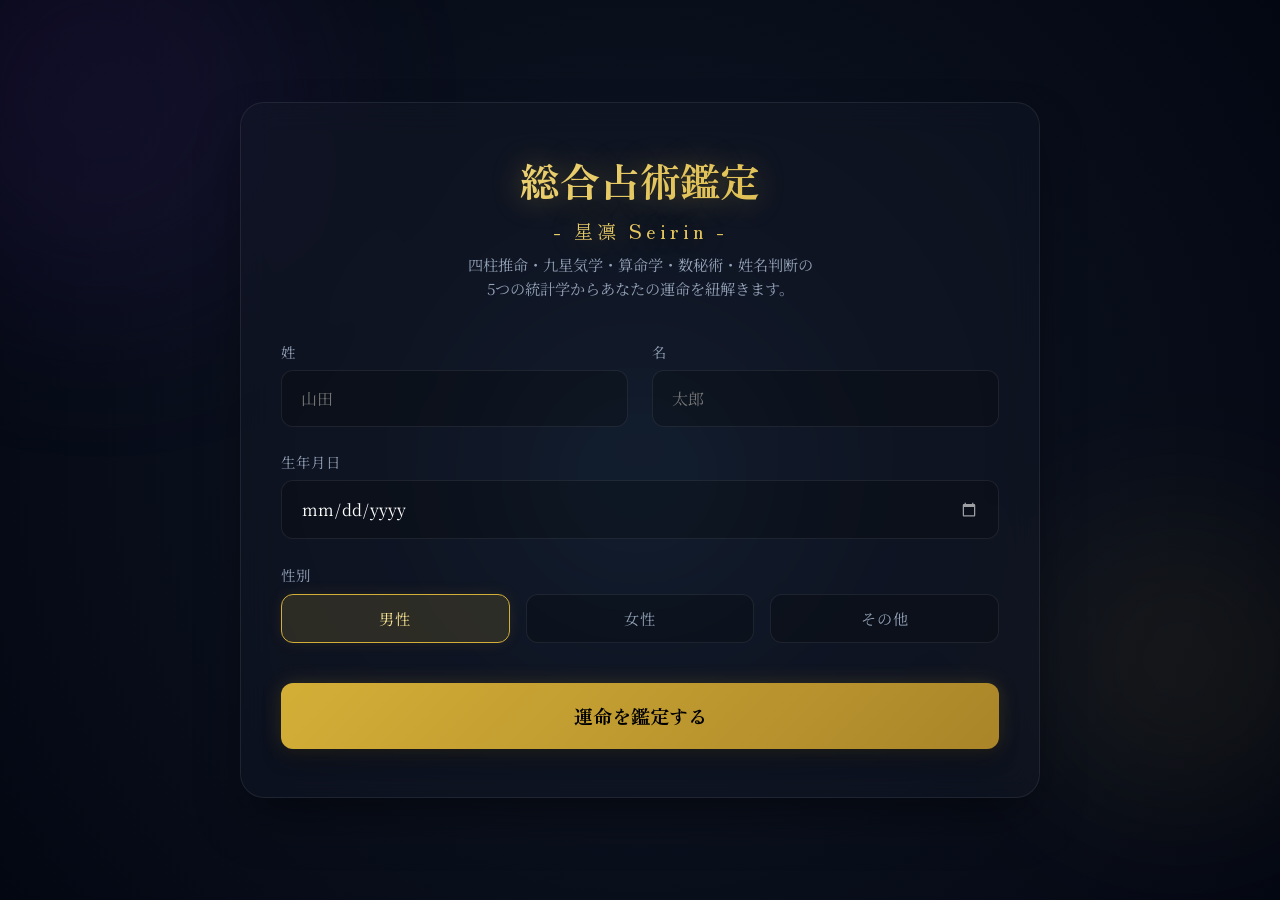
<file: index.html>
<!DOCTYPE html>
<html lang="ja">
<head>
    <meta charset="UTF-8">
    <meta name="viewport" content="width=device-width, initial-scale=1.0">
    <title>総合占術アプリ - 星凛 (Seirin) -</title>
    <link rel="stylesheet" href="style.css">
    <link href="https://fonts.googleapis.com/css2?family=Noto+Serif+JP:wght@300;400;600&family=Zen+Old+Mincho:wght@400;700&display=swap" rel="stylesheet">
</head>
<body>
    <div class="background-elements">
        <div class="circle circle-1"></div>
        <div class="circle circle-2"></div>
        <div class="circle circle-3"></div>
    </div>
    <div class="container" id="app-container">
        <!-- Input Section -->
        <div id="input-section" class="glass-panel slide-up">
            <h1 class="title">総合占術鑑定<span class="subtitle">- 星凛 Seirin -</span></h1>
            <p class="description">四柱推命・九星気学・算命学・数秘術・姓名判断の<br>5つの統計学からあなたの運命を紐解きます。</p>
            
            <div id="fortune-form" class="form-container">
                <div class="input-group">
                    <div class="name-inputs">
                        <div class="input-field">
                            <label for="lastName">姓</label>
                            <input type="text" id="lastName" required placeholder="山田">
                        </div>
                        <div class="input-field">
                            <label for="firstName">名</label>
                            <input type="text" id="firstName" required placeholder="太郎">
                        </div>
                    </div>
                </div>
                
                <div class="input-group">
                    <div class="input-field">
                        <label for="birthDate">生年月日</label>
                        <input type="date" id="birthDate" required>
                    </div>
                </div>
                
                <div class="input-group gender-group">
                    <label>性別</label>
                    <div class="radio-options">
                        <input type="radio" id="gender-m" name="gender" value="male" checked>
                        <label for="gender-m" class="radio-label">男性</label>
                        
                        <input type="radio" id="gender-f" name="gender" value="female">
                        <label for="gender-f" class="radio-label">女性</label>

                        <input type="radio" id="gender-o" name="gender" value="other">
                        <label for="gender-o" class="radio-label">その他</label>
                    </div>
                </div>
                
                <button type="button" class="submit-btn" id="submit-btn">
                    <span>運命を鑑定する</span>
                    <div class="loader-ring"></div>
                </button>
            </div>
        </div>

        <!-- Result Section -->
        <div id="result-section" class="glass-panel hidden">
            <h2 class="result-title">鑑定結果</h2>
            <p class="user-greeting" id="result-greeting"></p>
            
            <div class="fortune-cards">
                <!-- 数秘術 -->
                <div class="fortune-card" style="animation-delay: 0.1s">
                    <div class="card-header">
                        <div class="card-icon">🔢</div>
                        <h3>数秘術</h3>
                        <span class="badge">Birth Path</span>
                    </div>
                    <div class="card-body">
                        <p class="result-highlight" id="num-res-value">運命数 0</p>
                        <p class="result-text" id="num-res-text">--</p>
                    </div>
                </div>
                
                <!-- 九星気学 -->
                <div class="fortune-card" style="animation-delay: 0.2s">
                    <div class="card-header">
                        <div class="card-icon">⭐</div>
                        <h3>九星気学</h3>
                        <span class="badge">Nine Star</span>
                    </div>
                    <div class="card-body">
                        <p class="result-highlight" id="nine-res-value">本命星</p>
                        <p class="result-text" id="nine-res-text">--</p>
                    </div>
                </div>

                <!-- 四柱推命 -->
                <div class="fortune-card" style="animation-delay: 0.3s">
                    <div class="card-header">
                        <div class="card-icon">☯️</div>
                        <h3>四柱推命</h3>
                        <span class="badge">Four Pillars</span>
                    </div>
                    <div class="card-body">
                        <p class="result-highlight" id="four-res-value">日主</p>
                        <p class="result-text" id="four-res-text">--</p>
                    </div>
                </div>

                <!-- 算命学 -->
                <div class="fortune-card" style="animation-delay: 0.4s">
                    <div class="card-header">
                        <div class="card-icon">🌌</div>
                        <h3>算命学</h3>
                        <span class="badge">Sanmei</span>
                    </div>
                    <div class="card-body">
                        <p class="result-highlight" id="sanmei-res-value">主星</p>
                        <p class="result-text" id="sanmei-res-text">--</p>
                    </div>
                </div>

                <!-- 姓名判断 -->
                <div class="fortune-card" style="animation-delay: 0.5s">
                    <div class="card-header">
                        <div class="card-icon">✍️</div>
                        <h3>姓名判断</h3>
                        <span class="badge">Name</span>
                    </div>
                    <div class="card-body">
                        <p class="result-highlight" id="name-res-value">総格</p>
                        <p class="result-text" id="name-res-text">--</p>
                    </div>
                </div>
            </div>

            <!-- 総合鑑定 -->
            <div class="summary-card" style="animation-delay: 0.6s">
                <h3>✨ 総合鑑定書 ✨</h3>
                <p id="summary-res-text" class="summary-text">--</p>
            </div>
            
            <!-- ジャンル別アドバイス -->
            <h3 class="result-title" style="font-size: 1.6rem; margin-top: 1rem; animation-delay: 0.7s; opacity: 0; animation: fadeInSlideUp 0.6s forwards;">ジャンル別・魂の羅針盤</h3>
            <div class="fortune-cards advice-cards" style="margin-top: 1rem; margin-bottom: 2rem;">
                <div class="fortune-card advice-card" style="animation-delay: 0.8s; padding: 1.2rem;">
                    <div class="card-header" style="margin-bottom: 0.5rem; padding-bottom: 0.5rem;">
                        <div class="card-icon" style="width:30px; height:30px; font-size:1.2rem;">💖</div>
                        <h3 style="font-size: 1rem;">恋愛・対人運</h3>
                    </div>
                    <div class="card-body">
                        <p class="result-text" id="advice-romance" style="font-size: 0.85rem;">--</p>
                    </div>
                </div>
                <div class="fortune-card advice-card" style="animation-delay: 0.9s; padding: 1.2rem;">
                    <div class="card-header" style="margin-bottom: 0.5rem; padding-bottom: 0.5rem;">
                        <div class="card-icon" style="width:30px; height:30px; font-size:1.2rem;">💼</div>
                        <h3 style="font-size: 1rem;">仕事・天職</h3>
                    </div>
                    <div class="card-body">
                        <p class="result-text" id="advice-work" style="font-size: 0.85rem;">--</p>
                    </div>
                </div>
                <div class="fortune-card advice-card" style="animation-delay: 1.0s; padding: 1.2rem;">
                    <div class="card-header" style="margin-bottom: 0.5rem; padding-bottom: 0.5rem;">
                        <div class="card-icon" style="width:30px; height:30px; font-size:1.2rem;">🪙</div>
                        <h3 style="font-size: 1rem;">趣味・財運</h3>
                    </div>
                    <div class="card-body">
                        <p class="result-text" id="advice-hobby" style="font-size: 0.85rem;">--</p>
                    </div>
                </div>
            </div>

            <!-- AI相談への導線 -->
            <div class="ai-consult-container" style="animation-delay: 1.1s; opacity: 0; animation: fadeInSlideUp 0.6s forwards; text-align: center; margin-bottom: 1rem;">
                <p style="color: var(--text-secondary); margin-bottom: 1rem; font-size: 0.9rem;">更に深く、個人的な悩みを掘り下げますか？</p>
                <button class="submit-btn ai-btn" id="ai-consult-btn" style="background: linear-gradient(135deg, #1e3a8a, #312e81); color: #fff; box-shadow: 0 10px 20px rgba(0,0,0,0.5), 0 0 20px rgba(59, 130, 246, 0.4);">
                    <span>🤖 AI星凛に個別相談する</span>
                </button>
            </div>
            
            <button class="back-btn" id="back-btn">もう一度占う</button>
        </div>
        <!-- AI Consult Modal -->
        <div id="ai-modal" class="glass-panel hidden" style="position: absolute; top: 0; left: 0; width: 100%; height: 100%; z-index: 10; display: flex; flex-direction: column; padding: 2rem;">
            <h2 class="result-title" style="font-size: 1.5rem; margin-bottom:0.5rem;">AI 個別相談</h2>
            <p class="description" style="margin-bottom: 1rem; font-size: 0.85rem;">先ほどの鑑定結果をインプット済みのAI星凛が、あなたのお悩みに個別にお答えします。</p>
            
            <div id="ai-chat-history" style="flex: 1; overflow-y: auto; background: rgba(0,0,0,0.3); border-radius: 12px; padding: 1rem; margin-bottom: 1rem; min-height: 250px; display: flex; flex-direction: column; gap: 1rem;">
                <!-- Chat messages will appear here -->
            </div>
            
            <div style="display: flex; gap: 0.5rem; margin-bottom: 0.5rem;">
                <input type="text" id="ai-input" placeholder="聞きたいことを入力..." style="flex: 1; margin: 0; padding: 0.8rem; font-size: 0.9rem;" onkeypress="if(event.key === 'Enter') document.getElementById('ai-send-btn').click();">
                <button id="ai-send-btn" class="submit-btn" style="width: auto; padding: 0 1.5rem; font-size: 0.9rem; background: linear-gradient(135deg, #2563eb, #1d4ed8); color:white;">送信</button>
            </div>
            <button class="back-btn" id="ai-close-btn" style="padding: 0.8rem; font-size: 0.9rem;">鑑定結果に戻る</button>
        </div>
    </div>
    
    <script src="script.js"></script>
</body>
</html>
</file>
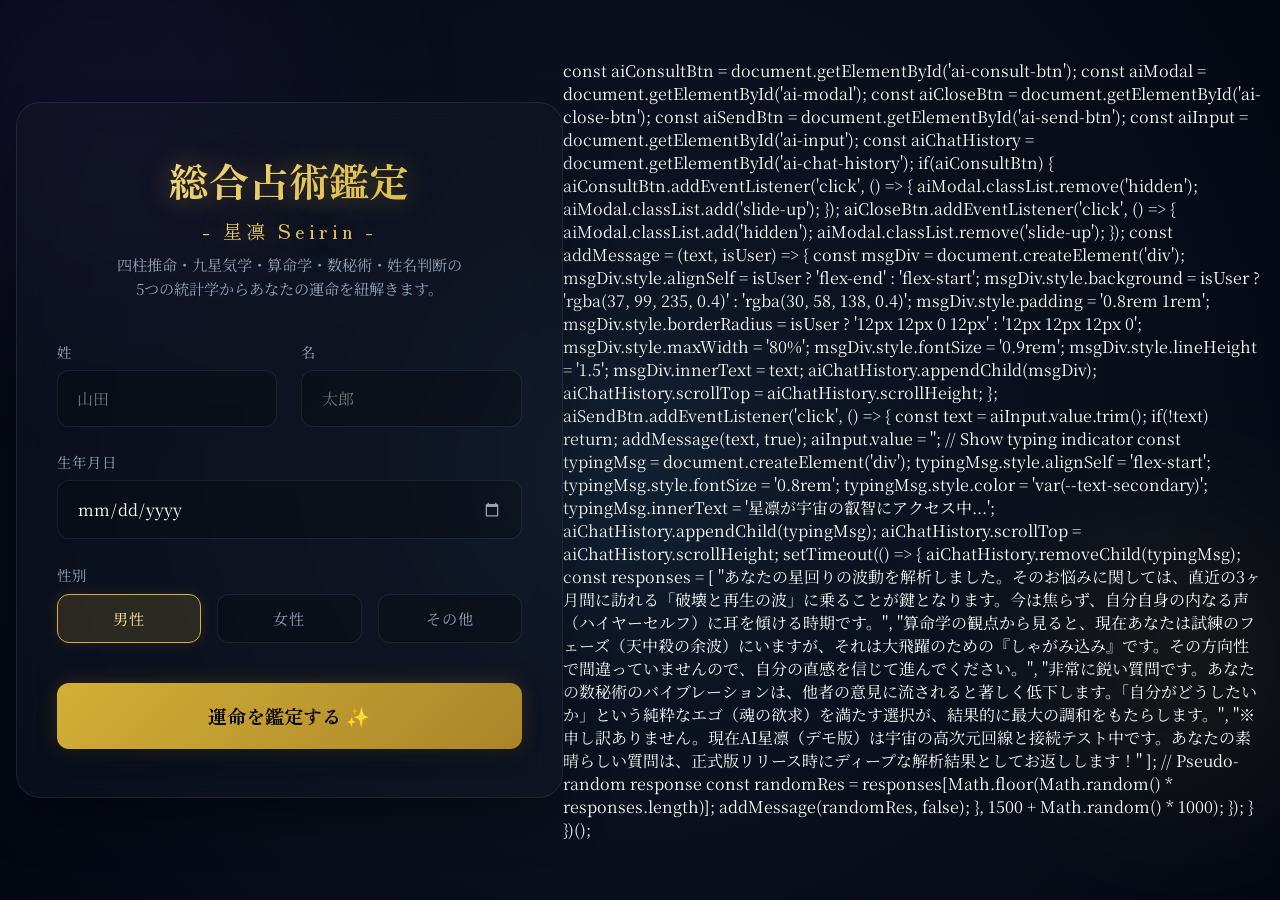
<file: 星凛 (Seirin).html>
<!DOCTYPE html>
<html lang="ja">
<head>
    <meta charset="UTF-8">
    <meta name="viewport" content="width=device-width, initial-scale=1.0">
    <title>総合占術アプリ - 星凛 (Seirin) -</title>
    <link href="https://fonts.googleapis.com/css2?family=Noto+Serif+JP:wght@300;400;600&family=Zen+Old+Mincho:wght@400;700&display=swap" rel="stylesheet">
    <style>
        :root {
            --bg-color: #0b0f19;
            --glass-bg: rgba(20, 25, 40, 0.4);
            --glass-border: rgba(255, 255, 255, 0.08);
            --text-primary: #f8fafc;
            --text-secondary: #94a3b8;
            --accent-gold: #d4af37;
            --accent-gold-light: #fbe696;
            --accent-gold-dark: #aa8529;
            --glow-color: rgba(212, 175, 55, 0.4);
            --error: #ef4444;
        }

        * {
            margin: 0;
            padding: 0;
            box-sizing: border-box;
        }

        body {
            background-color: var(--bg-color);
            color: var(--text-primary);
            font-family: 'Noto Serif JP', serif;
            min-height: 100vh;
            overflow-x: hidden;
            display: flex;
            justify-content: center;
            align-items: center;
            position: relative;
            padding: 2rem 1rem;
        }

        /* Background Animated Orbs */
        .background-elements {
            position: fixed;
            top: 0;
            left: 0;
            width: 100vw;
            height: 100vh;
            z-index: -1;
            overflow: hidden;
            background: radial-gradient(circle at 50% 50%, #111827 0%, #030712 100%);
        }

        .circle {
            position: absolute;
            border-radius: 50%;
            filter: blur(80px);
            opacity: 0.5;
            animation: float 20s infinite ease-in-out alternate;
        }

        .circle-1 {
            width: 400px;
            height: 400px;
            background: rgba(45, 27, 84, 0.6);
            top: -100px;
            left: -100px;
        }

        .circle-2 {
            width: 300px;
            height: 300px;
            background: rgba(212, 175, 55, 0.15);
            bottom: 10vh;
            right: -50px;
            animation-delay: -5s;
        }

        .circle-3 {
            width: 250px;
            height: 250px;
            background: rgba(20, 83, 116, 0.4);
            top: 40vh;
            left: 40vw;
            animation-delay: -10s;
        }

        @keyframes float {
            0% { transform: translateY(0) scale(1); }
            100% { transform: translateY(50px) scale(1.1); }
        }

        /* Container & Glassmorphism */
        .container {
            width: 100%;
            max-width: 800px;
            margin: 0 auto;
            position: relative;
            z-index: 1;
        }

        .glass-panel {
            background: var(--glass-bg);
            backdrop-filter: blur(16px);
            -webkit-backdrop-filter: blur(16px);
            border: 1px solid var(--glass-border);
            border-radius: 24px;
            padding: 3rem 2.5rem;
            box-shadow: 0 25px 50px -12px rgba(0, 0, 0, 0.5);
            transition: all 0.5s cubic-bezier(0.16, 1, 0.3, 1);
        }

        .hidden {
            display: none !important;
        }

        .fade-out {
            opacity: 0;
            transform: translateY(-20px);
            pointer-events: none;
        }

        .slide-up {
            animation: slideUp 0.8s cubic-bezier(0.16, 1, 0.3, 1) forwards;
        }

        @keyframes slideUp {
            from { opacity: 0; transform: translateY(40px); }
            to { opacity: 1; transform: translateY(0); }
        }

        /* Typography */
        .title {
            font-family: 'Zen Old Mincho', serif;
            font-size: 2.5rem;
            text-align: center;
            margin-bottom: 0.5rem;
            background: linear-gradient(135deg, var(--accent-gold-light), var(--accent-gold));
            -webkit-background-clip: text;
            background-clip: text;
            -webkit-text-fill-color: transparent;
            text-shadow: 0 0 30px var(--glow-color);
        }

        .subtitle {
            display: block;
            font-size: 1.2rem;
            font-weight: 400;
            margin-top: 0.5rem;
            letter-spacing: 4px;
        }

        .description {
            text-align: center;
            color: var(--text-secondary);
            line-height: 1.6;
            margin-bottom: 2.5rem;
            font-size: 0.95rem;
        }

        /* Form Styles */
        .input-group {
            margin-bottom: 1.5rem;
        }

        .name-inputs {
            display: flex;
            gap: 1.5rem;
        }

        .name-inputs .input-field {
            flex: 1;
        }

        .input-field {
            display: flex;
            flex-direction: column;
            gap: 0.5rem;
        }

        label {
            font-size: 0.9rem;
            color: var(--text-secondary);
            letter-spacing: 1px;
        }

        input[type="text"],
        input[type="date"] {
            background: rgba(0, 0, 0, 0.2);
            border: 1px solid var(--glass-border);
            border-radius: 12px;
            padding: 1rem 1.2rem;
            color: white;
            font-family: 'Noto Serif JP', serif;
            font-size: 1rem;
            transition: all 0.3s ease;
            outline: none;
        }

        input[type="text"]:focus,
        input[type="date"]:focus {
            border-color: var(--accent-gold);
            box-shadow: 0 0 15px rgba(212, 175, 55, 0.2);
            background: rgba(0, 0, 0, 0.3);
        }

        input[type="date"]::-webkit-calendar-picker-indicator {
            filter: invert(1);
            opacity: 0.6;
            cursor: pointer;
        }

        input[type="date"]::-webkit-calendar-picker-indicator:hover {
            opacity: 1;
        }

        /* Custom Radio Buttons */
        .gender-group {
            margin-bottom: 2.5rem;
        }

        .radio-options {
            display: flex;
            gap: 1rem;
            margin-top: 0.5rem;
        }

        input[type="radio"] {
            display: none;
        }

        .radio-label {
            flex: 1;
            text-align: center;
            padding: 0.8rem;
            background: rgba(0, 0, 0, 0.2);
            border: 1px solid var(--glass-border);
            border-radius: 12px;
            cursor: pointer;
            transition: all 0.3s ease;
            font-size: 0.95rem;
        }

        input[type="radio"]:checked + .radio-label {
            background: rgba(212, 175, 55, 0.15);
            border-color: var(--accent-gold);
            color: var(--accent-gold-light);
            box-shadow: 0 0 15px rgba(212, 175, 55, 0.1);
        }

        /* Buttons */
        .submit-btn {
            width: 100%;
            padding: 1.2rem;
            border: none;
            border-radius: 12px;
            background: linear-gradient(135deg, var(--accent-gold), var(--accent-gold-dark));
            color: #000;
            font-family: 'Zen Old Mincho', serif;
            font-size: 1.2rem;
            font-weight: 700;
            cursor: pointer;
            transition: all 0.3s ease;
            position: relative;
            overflow: hidden;
            box-shadow: 0 10px 20px rgba(0, 0, 0, 0.3), 0 0 20px rgba(212, 175, 55, 0.2);
            display: flex;
            justify-content: center;
            align-items: center;
        }

        .submit-btn:hover {
            transform: translateY(-2px);
            box-shadow: 0 15px 25px rgba(0, 0, 0, 0.4), 0 0 30px rgba(212, 175, 55, 0.4);
            background: linear-gradient(135deg, var(--accent-gold-light), var(--accent-gold));
        }

        .submit-btn:active {
            transform: translateY(1px);
        }

        .submit-btn span {
            transition: opacity 0.3s;
        }

        .submit-btn.loading span {
            opacity: 0;
        }

        .loader-ring {
            display: none;
            position: absolute;
            width: 24px;
            height: 24px;
            border: 3px solid rgba(0,0,0,0.3);
            border-radius: 50%;
            border-top-color: #000;
            animation: spin 1s infinite linear;
        }

        .submit-btn.loading .loader-ring {
            display: block;
        }

        @keyframes spin {
            to { transform: rotate(360deg); }
        }

        /* Result Section */
        .result-title {
            font-family: 'Zen Old Mincho', serif;
            font-size: 2rem;
            text-align: center;
            margin-bottom: 0.5rem;
            color: var(--accent-gold-light);
        }

        .user-greeting {
            text-align: center;
            color: var(--text-secondary);
            margin-bottom: 2rem;
            font-size: 1.1rem;
        }

        .fortune-cards {
            display: grid;
            grid-template-columns: repeat(auto-fit, minmax(280px, 1fr));
            gap: 1.5rem;
            margin-bottom: 2rem;
        }

        .fortune-card {
            background: rgba(0, 0, 0, 0.2);
            border: 1px solid var(--glass-border);
            border-radius: 16px;
            padding: 1.5rem;
            opacity: 0;
            animation: fadeInSlideUp 0.6s cubic-bezier(0.16, 1, 0.3, 1) forwards;
            transition: transform 0.3s ease, box-shadow 0.3s ease;
        }

        .fortune-card:hover {
            transform: translateY(-5px);
            box-shadow: 0 10px 20px rgba(0, 0, 0, 0.3), 0 0 15px rgba(212, 175, 55, 0.1);
            border-color: rgba(212, 175, 55, 0.3);
        }

        .card-header {
            display: flex;
            align-items: center;
            gap: 0.8rem;
            margin-bottom: 1rem;
            padding-bottom: 0.8rem;
            border-bottom: 1px solid rgba(255, 255, 255, 0.05);
        }

        .card-icon {
            font-size: 1.5rem;
            background: rgba(212, 175, 55, 0.1);
            width: 40px;
            height: 40px;
            display: flex;
            align-items: center;
            justify-content: center;
            border-radius: 10px;
        }

        .card-header h3 {
            font-size: 1.1rem;
            font-weight: 600;
            flex: 1;
        }

        .badge {
            font-size: 0.7rem;
            background: rgba(255, 255, 255, 0.1);
            padding: 0.2rem 0.6rem;
            border-radius: 20px;
            letter-spacing: 1px;
            color: var(--text-secondary);
        }

        .result-highlight {
            font-size: 1.4rem;
            color: var(--accent-gold);
            font-weight: 600;
            margin-bottom: 0.5rem;
            font-family: 'Zen Old Mincho', serif;
        }

        .result-text {
            font-size: 0.9rem;
            line-height: 1.6;
            color: var(--text-primary);
            white-space: pre-wrap;
        }

        .summary-card {
            background: linear-gradient(135deg, rgba(212, 175, 55, 0.05), rgba(45, 27, 84, 0.2));
            border: 1px solid rgba(212, 175, 55, 0.3);
            border-radius: 16px;
            padding: 2rem;
            text-align: center;
            opacity: 0;
            animation: fadeInSlideUp 0.6s cubic-bezier(0.16, 1, 0.3, 1) forwards;
            margin-bottom: 2rem;
        }

        .summary-card h3 {
            color: var(--accent-gold-light);
            margin-bottom: 1rem;
            font-size: 1.3rem;
        }

        .summary-text {
            line-height: 1.8;
            font-size: 1.05rem;
            text-align: left;
        }

        .back-btn {
            width: 100%;
            padding: 1rem;
            background: transparent;
            border: 1px solid var(--glass-border);
            color: var(--text-primary);
            border-radius: 12px;
            cursor: pointer;
            font-family: 'Noto Serif JP', serif;
            transition: all 0.3s;
        }

        .back-btn:hover {
            background: rgba(255, 255, 255, 0.05);
            border-color: rgba(255, 255, 255, 0.2);
        }

        @keyframes fadeInSlideUp {
            from { opacity: 0; transform: translateY(20px); }
            to { opacity: 1; transform: translateY(0); }
        }

        @media (max-width: 600px) {
            .name-inputs {
                flex-direction: column;
                gap: 1rem;
            }
            
            .glass-panel {
                padding: 2rem 1.5rem;
            }
        }
    </style>
</head>
<body>
    <div class="background-elements">
        <div class="circle circle-1"></div>
        <div class="circle circle-2"></div>
        <div class="circle circle-3"></div>
    </div>
    <div class="container" id="app-container">
        <!-- Input Section -->
        <div id="input-section" class="glass-panel slide-up">
            <h1 class="title">総合占術鑑定<span class="subtitle">- 星凛 Seirin -</span></h1>
            <p class="description">四柱推命・九星気学・算命学・数秘術・姓名判断の<br>5つの統計学からあなたの運命を紐解きます。</p>
            
            <div id="fortune-form" class="form-container">
                <div class="input-group">
                    <div class="name-inputs">
                        <div class="input-field">
                            <label for="lastName">姓</label>
                            <input type="text" id="lastName" required placeholder="山田">
                        </div>
                        <div class="input-field">
                            <label for="firstName">名</label>
                            <input type="text" id="firstName" required placeholder="太郎">
                        </div>
                    </div>
                </div>
                
                <div class="input-group">
                    <div class="input-field">
                        <label for="birthDate">生年月日</label>
                        <input type="date" id="birthDate" required>
                    </div>
                </div>
                
                <div class="input-group gender-group">
                    <label>性別</label>
                    <div class="radio-options">
                        <input type="radio" id="gender-m" name="gender" value="male" checked>
                        <label for="gender-m" class="radio-label">男性</label>
                        
                        <input type="radio" id="gender-f" name="gender" value="female">
                        <label for="gender-f" class="radio-label">女性</label>

                        <input type="radio" id="gender-o" name="gender" value="other">
                        <label for="gender-o" class="radio-label">その他</label>
                    </div>
                </div>
                
                <button type="button" class="submit-btn" id="submit-btn">
                    <span>運命を鑑定する ✨</span>
                    <div class="loader-ring"></div>
                </button>
                <div id="error-message" style="color: #ffb3b3; margin-top: 1rem; text-align: center; display: none; font-size: 0.95rem; font-weight: bold;"></div>
            </div>
        </div>

        <!-- Result Section -->
        <div id="result-section" class="glass-panel hidden">
            <h2 class="result-title">鑑定結果</h2>
            <p class="user-greeting" id="result-greeting"></p>
            
            <div class="fortune-cards">
                <!-- 数秘術 -->
                <div class="fortune-card" style="animation-delay: 0.1s">
                    <div class="card-header">
                        <div class="card-icon">🔢</div>
                        <h3>数秘術</h3>
                        <span class="badge">Birth Path</span>
                    </div>
                    <div class="card-body">
                        <p class="result-highlight" id="num-res-value">運命数 0</p>
                        <p class="result-text" id="num-res-text">--</p>
                    </div>
                </div>
                
                <!-- 九星気学 -->
                <div class="fortune-card" style="animation-delay: 0.2s">
                    <div class="card-header">
                        <div class="card-icon">⭐</div>
                        <h3>九星気学</h3>
                        <span class="badge">Nine Star</span>
                    </div>
                    <div class="card-body">
                        <p class="result-highlight" id="nine-res-value">本命星</p>
                        <p class="result-text" id="nine-res-text">--</p>
                    </div>
                </div>

                <!-- 四柱推命 -->
                <div class="fortune-card" style="animation-delay: 0.3s">
                    <div class="card-header">
                        <div class="card-icon">☯️</div>
                        <h3>四柱推命</h3>
                        <span class="badge">Four Pillars</span>
                    </div>
                    <div class="card-body">
                        <p class="result-highlight" id="four-res-value">日主</p>
                        <p class="result-text" id="four-res-text">--</p>
                    </div>
                </div>

                <!-- 算命学 -->
                <div class="fortune-card" style="animation-delay: 0.4s">
                    <div class="card-header">
                        <div class="card-icon">🌌</div>
                        <h3>算命学</h3>
                        <span class="badge">Sanmei</span>
                    </div>
                    <div class="card-body">
                        <p class="result-highlight" id="sanmei-res-value">主星</p>
                        <p class="result-text" id="sanmei-res-text">--</p>
                    </div>
                </div>

                <!-- 姓名判断 -->
                <div class="fortune-card" style="animation-delay: 0.5s">
                    <div class="card-header">
                        <div class="card-icon">✍️</div>
                        <h3>姓名判断</h3>
                        <span class="badge">Name</span>
                    </div>
                    <div class="card-body">
                        <p class="result-highlight" id="name-res-value">総格</p>
                        <p class="result-text" id="name-res-text">--</p>
                    </div>
                </div>
            </div>

                        <!-- 総合鑑定 -->
            <div class="summary-card" style="animation-delay: 0.6s">
                <h3>✨ 総合鑑定書 ✨</h3>
                <p id="summary-res-text" class="summary-text">--</p>
            </div>
            
            <!-- ジャンル別アドバイス -->
            <h3 class="result-title" style="font-size: 1.6rem; margin-top: 1rem; animation-delay: 0.7s; opacity: 0; animation: fadeInSlideUp 0.6s forwards;">ジャンル別・魂の羅針盤</h3>
            <div class="fortune-cards advice-cards" style="margin-top: 1rem; margin-bottom: 2rem;">
                <div class="fortune-card advice-card" style="animation-delay: 0.8s; padding: 1.2rem;">
                    <div class="card-header" style="margin-bottom: 0.5rem; padding-bottom: 0.5rem;">
                        <div class="card-icon" style="width:30px; height:30px; font-size:1.2rem;">💖</div>
                        <h3 style="font-size: 1rem;">恋愛・対人運</h3>
                    </div>
                    <div class="card-body">
                        <p class="result-text" id="advice-romance" style="font-size: 0.85rem;">--</p>
                    </div>
                </div>
                <div class="fortune-card advice-card" style="animation-delay: 0.9s; padding: 1.2rem;">
                    <div class="card-header" style="margin-bottom: 0.5rem; padding-bottom: 0.5rem;">
                        <div class="card-icon" style="width:30px; height:30px; font-size:1.2rem;">💼</div>
                        <h3 style="font-size: 1rem;">仕事・天職</h3>
                    </div>
                    <div class="card-body">
                        <p class="result-text" id="advice-work" style="font-size: 0.85rem;">--</p>
                    </div>
                </div>
                <div class="fortune-card advice-card" style="animation-delay: 1.0s; padding: 1.2rem;">
                    <div class="card-header" style="margin-bottom: 0.5rem; padding-bottom: 0.5rem;">
                        <div class="card-icon" style="width:30px; height:30px; font-size:1.2rem;">🪙</div>
                        <h3 style="font-size: 1rem;">趣味・財運</h3>
                    </div>
                    <div class="card-body">
                        <p class="result-text" id="advice-hobby" style="font-size: 0.85rem;">--</p>
                    </div>
                </div>
            </div>

            <!-- AI相談への導線 -->
            <div class="ai-consult-container" style="animation-delay: 1.1s; opacity: 0; animation: fadeInSlideUp 0.6s forwards; text-align: center; margin-bottom: 1rem;">
                <p style="color: var(--text-secondary); margin-bottom: 1rem; font-size: 0.9rem;">更に深く、個人的な悩みを掘り下げますか？</p>
                <button class="submit-btn ai-btn" id="ai-consult-btn" style="background: linear-gradient(135deg, #1e3a8a, #312e81); color: #fff; box-shadow: 0 10px 20px rgba(0,0,0,0.5), 0 0 20px rgba(59, 130, 246, 0.4);">
                    <span>🤖 AI星凛に個別相談する</span>
                </button>
            </div>
            
            <button class="back-btn" id="back-btn">もう一度占う</button>
        </div>
    </div>
    
    <script>
        (function() {
            const form = document.getElementById('fortune-form');
            const inputSection = document.getElementById('input-section');
            const resultSection = document.getElementById('result-section');
            const submitBtn = document.getElementById('submit-btn');
            const submitBtnText = submitBtn.querySelector('span');
            const backBtn = document.getElementById('back-btn');
            const errorMsg = document.getElementById('error-message');

            const handleSubmission = (e) => {
                e.preventDefault();
                errorMsg.style.display = 'none';
                submitBtnText.innerText = "処理開始...";
                
                try {
                    const lastName = document.getElementById('lastName').value.trim();
                    const firstName = document.getElementById('firstName').value.trim();
                    const birthDateStr = document.getElementById('birthDate').value;
                
                    const genderEl = document.querySelector('input[name="gender"]:checked');
                    const gender = genderEl ? genderEl.value : 'male';
                    
                    if (!lastName || !firstName || !birthDateStr) {
                        errorMsg.innerText = "すべての項目（姓・名・生年月日）を入力してください。※生年月日は日付選択後に必ず「完了(または決定)」を押して値を確定させてください。";
                        errorMsg.style.display = 'block';
                        submitBtnText.innerText = "運命を鑑定する ✨";
                        return;
                    }

                    // Animate button
                    submitBtn.classList.add('loading');
                    
                    setTimeout(() => {
                        try {
                            calculateFortune(lastName, firstName, birthDateStr, gender);
                            
                            // Switch sections
                            inputSection.classList.add('fade-out');
                            setTimeout(() => {
                                inputSection.classList.add('hidden');
                                inputSection.classList.remove('fade-out');
                                
                                resultSection.classList.remove('hidden');
                                submitBtn.classList.remove('loading');
                                
                                document.getElementById('result-greeting').innerHTML = `${lastName} ${firstName} 様の鑑定結果`;
                            }, 500);
                        } catch(err) {
                            submitBtn.classList.remove('loading');
                            submitBtnText.innerText = "運命を鑑定する ✨";
                            errorMsg.innerText = "鑑定中にエラーが発生しました：" + err.message;
                            errorMsg.style.display = 'block';
                        }
                    }, 500); // 

                } catch(err) {
                    errorMsg.innerText = "システムエラーが発生しました：" + err.message;
                    errorMsg.style.display = 'block';
                    submitBtnText.innerText = "運命を鑑定する ✨";
                }
            };
            
            submitBtn.addEventListener('click', handleSubmission);
            submitBtn.addEventListener('touchstart', handleSubmission, {passive: false});

            backBtn.addEventListener('click', () => {
                resultSection.classList.add('hidden');
                inputSection.classList.remove('hidden');
                inputSection.classList.add('slide-up');
            });

            function calculateFortune(lastName, firstName, birthDateStr, gender) {
                // iPhone Safari Date parse bug fix
                const parts = birthDateStr.split(/\D/); // Handle YYYY/MM/DD or YYYY-MM-DD
                const year = parseInt(parts[0], 10);
                const month = parseInt(parts[1], 10);
                const day = parseInt(parts[2], 10);
                
                if(isNaN(year) || isNaN(month) || isNaN(day)) {
                    throw new Error("生年月日の値がブラウザから正しく取得できませんでした。(" + birthDateStr + ")");
                }
                
                // 1. 数秘術 (Numerology - Life Path Number)
                const lifePath = calculateLifePath(year, month, day);
                const numData = getNumerologyData(lifePath);
                document.getElementById('num-res-value').innerText = `運命数 ${lifePath}`;
                document.getElementById('num-res-text').innerText = numData;

                // 2. 九星気学 (Nine Star Ki)
                const nineStar = calculateNineStar(year);
                const nineStarData = getNineStarData(nineStar);
                document.getElementById('nine-res-value').innerText = nineStarData.name;
                document.getElementById('nine-res-text').innerText = nineStarData.desc;

                // 3. 四柱推命 (Four Pillars of Destiny - simplified to Year Stem/Branch and general element)
                const pillars = calculateFourPillars(year);
                document.getElementById('four-res-value').innerText = `年柱: ${pillars.kanzhi}`;
                document.getElementById('four-res-text').innerText = pillars.desc;

                // 4. 算命学 (Sanmei-gaku - simplified to primary star based on day string hash)
                const sanmei = calculateSanmeiStar(year, month, day);
                document.getElementById('sanmei-res-value').innerText = `主星: ${sanmei.name}`;
                document.getElementById('sanmei-res-text').innerText = sanmei.desc;

                // 5. 姓名判断 (Name Divination - using pseudo hash)
                const nameDiv = calculateNameDivination(lastName, firstName);
                document.getElementById('name-res-value').innerText = `総格判定: ${nameDiv.rank}`;
                document.getElementById('name-res-text').innerText = nameDiv.desc;

                // 総合鑑定
                generateSummary(nameDiv.rank, nineStarData.name, sanmei.name, numData);

                // ジャンル別アドバイスの呼び出し
                generateCategoryAdvice(lifePath, nineStarData.name);
            }

            // --- Calculator Logic ---

    // 数秘術
    function calculateLifePath(y, m, d) {
        const sumString = (str) => String(str).split('').reduce((acc, curr) => acc + parseInt(curr), 0);
        let num = sumString(y) + sumString(m) + sumString(d);
        while (num > 9 && num !== 11 && num !== 22 && num !== 33) {
            num = sumString(num);
        }
        return num;
    }
    
    function getNumerologyData(num) {
        const data = {
            1: "【ピタゴラス数秘術・魂の数 1】\n『創造（ヤハウェ）』の波動を持つ絶対的始点。既存のシステムに依存せず、ゼロから有を生み出す強烈な自己実現エネルギーを有します。前世からのカルマ的課題は「エゴの克服と真の自立」。孤独を恐れず我が道を往くことで、潜在する圧倒的カリスマが覚醒します。",
            2: "【ピタゴラス数秘術・魂の数 2】\n『受容と統合』のマスターバイブレーション。月のエネルギーを内包し、他者の感情や場の集合的無意識をスポンジのように吸収するエンパス能力の持ち主です。相対する二元性（光と影、陰と陽）を中和・統合するバランサーとしての崇高な使命を帯びています。",
            3: "【ピタゴラス数秘術・魂の数 3】\n『破壊と創造の三位一体』。抑圧を最も嫌い、魂の歓びのままに自己表現を行う純粋無垢なるトリックスター。言葉や芸術のバイブレーションを通じて、周囲の停滞したエネルギーを浄化し、波動を上昇させる生来のライトワーカーとしての資質を持ちます。",
            4: "【ピタゴラス数秘術・魂の数 4】\n『物質界の具現化と秩序』の象徴。四大元素（地水火風）を束ね、カオスの中に強固なシステムを構築するグラウンディングの達人。前世で修道士や石工としての転生が多く、今生では「現世における神聖幾何学の体現」というストイックな使命を持っています。",
            5: "【ピタゴラス数秘術・魂の数 5】\n『五芒星（ペンタグラム）・自由と変容』の体現者。五感を通じて宇宙の真理を肉体レベルで探求する錬金術師です。常に破壊と再生（スクラップ＆ビルド）を繰り返し、停滞した次元に風穴を開けるレボリューショナリーな魂の遍歴を持っています。",
            6: "【ピタゴラス数秘術・魂の数 6】\n『六芒星（ヘキサグラム）・宇宙的調和と美』。愛と美の星・金星の周波数と深く共鳴し、他者への無償の奉仕を通じて魂を研磨します。しかし「自己犠牲」の罠に陥りやすく、自己愛と他者愛の完全なる境界（バウンダリー）の確立が今生の究極のテーマです。",
            7: "【ピタゴラス数秘術・魂の数 7】\n『七つのチャクラ・探求と孤高』。物質界の幻想（マトリックス）を見破り、隠された宇宙の深淵なる真理（オカルト）を解き明かす哲学者。過去生で神秘主義者や賢者であった記憶が魂に刻まれており、内なる声（ハイヤーセルフ）との対話に人生の目的を見出します。",
            8: "【ピタゴラス数秘術・魂の数 8】\n『無限（∞）と豊穣の循環』。物質界と精神界のエネルギーを双方向に循環させ、莫大な富と権力を現実化するマスターマニフェスター（具現化の達人）。カルマの法則（原因と結果）を最もダイレクトに現世で受け取るため、高い倫理観が求められる魂です。",
            9: "【ピタゴラス数秘術・魂の数 9】\n『一から八までの全波動の統合』。地球での転生サイクルの最終段階に位置するオールドソウル。全人類へのアガペー（無償の愛）と強い手放しの法則を体現します。個人的な執着を捨て去ることで、逆に宇宙の無限の恩恵を受け取るという逆説的な法則を生きます。",
            11: "【マスターナンバー 11・神聖なるメッセンジャー】\n『マスターナンバー・啓示と直感』。スピリチュアルなアンテナが極めて高く、高次元（宇宙やハイヤーセルフ）からの不可視のメッセージを受信し、地上へ降ろすシャーマン的役割を担います。神経の繊細さは、高い霊的波動を物質界で変換する際の摩擦（ノイズ）です。",
            22: "【マスターナンバー 22・宇宙のマスタービルダー】\n『マスターナンバー・究極の具現化』。11の霊的ビジョンに、4（2+2）の圧倒的な物質的構築力を掛け合わせた至高のナンバー。理想やインスピレーションを絵空事で終わらせず、地球規模の巨大なシステムや歴史に残る偉業として三次元空間に定着させる宿命を持ちます。",
            33: "【マスターナンバー 33・宇宙愛の菩薩】\n『マスターナンバー・救済と無償の愛』。地球の波動上昇（アセンション）をサポートするために志願して来たスターシード的魂。三十三観音に象徴されるように、自己の枠を完全に超えたスケールで人類全体への愛を放射します。奇人変人扱いされるほどの規格外の宇宙的感性を誇ります。"
        };
        return data[num] || "未定義の周波数帯です。特殊な星回りを持っています。";
    }

    // 九星気学
    function calculateNineStar(year) {
        const stars = [
            "一白水星", "九紫火星", "八白土星", "七赤金星", "六白金星", 
            "五黄土星", "四緑木星", "三碧木星", "二黒土星"
        ];
        const num = (year - 1900) % 9;
        const index = num < 0 ? 9 + num : num;
        return stars[index];
    }
    
    function getNineStarData(star) {
        const data = {
            "一白水星": { name: "一白水星 (坎宮/水)", desc: "【五行：水・坎宮（北）】\n胎内回帰や万物の根源「水」を司る星。どんな器にも形を変えて適応する極めて高い霊的柔軟性を持ちますが、穏やかさの奥底には岩をも砕く激流のような強靭な意志を秘めています。晩年になるほど運気が大河のごとく広がります。" },
            "二黒土星": { name: "二黒土星 (坤宮/土)", desc: "【五行：土・坤宮（南西）】\n万物生出の母なる「大地（黒土）」を司る星。受動性と育成のエネルギー（坤為地）に特化しています。「無から有を生む」派手さはありませんが、確実に育て上げ、絶対的な基盤となる大器晩成の地勢を持ちます。" },
            "三碧木星": { name: "三碧木星 (震宮/木)", desc: "【五行：木・震宮（東）】\n春を告げる「雷・発芽」のエネルギー。震為雷のごとく一瞬の閃きと直感（スピード）で天からのインスピレーションを地上に降ろす先駆者。過去に執着せず、時代のトレンドを創り出すパイオニア的宿命を背負います。" },
            "四緑木星": { name: "四緑木星 (巽宮/木)", desc: "【五行：木・巽宮（南東）】\n世界を巡る「風・気流」のエネルギー。巽（そん）の象意の通り、人間関係の隙間や社会のネットワークに浸透し、ご縁を「結ぶ」卓越した調和力と通信能力を持ちます。情報伝達を通じて運気を拡張させる風の時代の体現者です。" },
            "五黄土星": { name: "五黄土星 (中宮/土)", desc: "【五行：土・中宮（中央）】\n太極（宇宙の中心）に座する「帝王」の星。腐る土と新しい命を生む土、両極の破壊と再生のパワーを一身に集約します。周囲を巻き込む圧倒的な引力（重力）を持ち、他の八星を支配・統括する波乱万丈のカルマを持ちます。" },
            "六白金星": { name: "六白金星 (乾宮/金)", desc: "【五行：金・乾宮（北西）】\n天運そのものを表す「天（乾為天）」の象意を持つ星。磨き上げられた鉱石（プラチナ・ゴールド）の如き高貴な霊性を宿し、妥協を許さぬ完全主義者。神仏や高次元の庇護を非常に受けやすく、指導者としての品格を磨くことで天命が発動します。" },
            "七赤金星": { name: "七赤金星 (兌宮/金)", desc: "【五行：金・兌宮（西）】\n精錬された「硬貨・刃物」そして「悦び（兌為沢）」を司る星。言霊を操り、人々に娯楽と魔法をかけます。しかし言葉は諸刃の剣。豊かさと金運を惹きつける強烈な引力を持ちますが、不足感（欠けた杯）を満たす精神修行が鍵となります。" },
            "八白土星": { name: "八白土星 (艮宮/土)", desc: "【五行：土・艮宮（北東）】\n重なり合う山脈（艮為山）の象意を持つ、変化と継承の星。「鬼門（東北）」を司り、古いエネルギーを断ち切り、新たなサイクルへと移行させる「節目」を担当する重要な門番です。革命的変化と伝統的継承を統合する人生です。" },
            "九紫火星": { name: "九紫火星 (離宮/火)", desc: "【五行：火・離宮（南）】\n不要なものを焼き尽くす「太陽・炎（離為火）」の星。頭脳明晰で美的感性が鋭く、隠された真実を見抜く第3の目が開いています。「離合集散」の運命コードが強く組み込まれており、執着を燃やし尽くし精神性を高めることで輝きを放ちます。" }
        };
        return data[star] || { name: star, desc: "未定義の気学配列です。" };
    }

    // 四柱推命（簡易：年柱）
    function calculateFourPillars(year) {
        const stems = ["庚", "辛", "壬", "癸", "甲", "乙", "丙", "丁", "戊", "己"];
        const stemsReading = ["かのえ", "かのと", "みずのえ", "みずのと", "きのえ", "きのと", "ひのえ", "ひのと", "つちのえ", "つちのと"];
        const branches = ["申", "酉", "戌", "亥", "子", "丑", "寅", "卯", "辰", "巳", "午", "未"];
        const branchesReading = ["さる", "とり", "いぬ", "い", "ね", "うし", "とら", "う", "たつ", "み", "うま", "ひつじ"];
        
        const stemIdx = year % 10;
        const branchIdx = year % 12;
        const kanzhi = stems[stemIdx] + branches[branchIdx];
        const kanzhiGomi = stemsReading[stemIdx] + "の" + branchesReading[branchIdx];
        
        const elementData = {
            "木": { name: "木行 (曲直)", desc: "【天干地支の霊的木気】大樹が天に向かって伸びる『曲直（きょくちょく）』のエネルギー。あなたの魂には、既存の枠組みを突き破って上方へ成長しようとする強烈な生命力（仁）が宿っています。" },
            "火": { name: "火行 (炎上)", desc: "【天干地支の霊的火気】全てを焼き尽くし光をもたらす『炎上（えんじょう）』のエネルギー。あなたの魂には、暗闇を照らし出し真理を見抜く霊的な慧眼と、世界を熱狂させる情熱（礼）が宿っています。" },
            "土": { name: "土行 (稼穡)", desc: "【天干地支の霊的土気】万物を育成し回帰させる『稼穡（かしょく）』のエネルギー。あなたの魂には、異なるカルマや価値観を全て飲み込み、中和し、発酵させるブラックホールのような引力（信）が宿っています。" },
            "金": { name: "金行 (従革)", desc: "【天干地支の霊的金気】不要なものを切り捨てる『従革（じゅうかく）』のエネルギー。あなたの魂には、絶対的な意志の硬度と、曖昧さを許さぬ鋭利な刃の如き決断力（義）がプログラミングされています。" },
            "水": { name: "水行 (潤下)", desc: "【天干地支の霊的水気】低きへと流れ万物を潤す『潤下（じゅんか）』のエネルギー。あなたの魂には、時空間を超えて情報を伝達する流体ネットワークの力と、冷徹なまでの深淵なる知性（智）が宿っています。" }
        };
        
        let element = "土";
        if ([4,5].includes(stemIdx)) element = "木";
        else if ([6,7].includes(stemIdx)) element = "火";
        else if ([8,9].includes(stemIdx)) element = "土";
        else if ([0,1].includes(stemIdx)) element = "金";
        else if ([2,3].includes(stemIdx)) element = "水";

        const voidBranches = [
            ["戌", "亥"], ["申", "酉"], ["午", "未"], ["辰", "巳"], ["寅", "卯"], ["子", "丑"]
        ][(stemIdx + branchIdx) % 6];

        return {
            kanzhi: `${kanzhi} (${kanzhiGomi})`,
            desc: `${elementData[element].desc}\n\n宿命の年柱「${kanzhi}」。この六十干支の配列が示すのは、あなたが今生で先祖から受け継いだカルマ（宿命の器）の形です。また、魂のバイオリズムが宇宙と切り離される『空亡（天中殺）』として「${voidBranches.join('・')}」の波動が背景に流れています。この期間こそ、精神的覚醒が最大化されるパラドックスの領域です。`
        };
    }

    // 算命学
    function calculateSanmeiStar(y, m, d) {
        const stars = [
            { name: "貫索星 (かんさくせい)", desc: "【陽の守備本能：自我と信念の星】\n自らの霊的テリトリーを絶対的に死守する強烈な自我防衛システム。強靭なマイペースさは、他人のカルマに巻き込まれないための魂の防護服です。独立独歩で運命を切り開く宿命を持ちます。" },
            { name: "石門星 (せきもんせい)", desc: "【陰の守備本能：和合と政治力の星】\n「集団やネットワークを形成することで個を守る」したたかな防衛戦略。上下に縛られないフラットな交際術を持ち、特有のカリスマ的同胞愛を放ちます。" },
            { name: "鳳閣星 (ほうかくせい)", desc: "【陽の伝達本能：自然体と表現の星】\n内側にある光をそのまま外界へ放射する純粋な伝達本能。ありのままの自然体を宇宙の真理とし、深刻さや執着を嫌い、遊びや食を通じて自身の霊的波動を高めます。" },
            { name: "調舒星 (ちょうじょせい)", desc: "【陰の伝達本能：孤独と芸術の星】\n揺らぎやすく繊細で、しかし対象を一点集中で焼き尽くす内向的エネルギー。反逆精神と強烈な孤独感を抱え、魂の叫びを芸術や哲学に変換する天性のアーティストです。" },
            { name: "禄存星 (ろくぞんせい)", desc: "【陽の引力本能：愛情と回転財の星】\n四方八方から人や物質を引き寄せるマグネット。「全ての人を愛したい」巨大な自己顕示欲と無償の奉仕精神が同居し、惹きつけた財を循環させることで引力はさらに増幅されます。" },
            { name: "司禄星 (しろくせい)", desc: "【陰の引力本能：蓄積と家庭の星】\n経験、感情、財産、人間関係をチリツモで堅実に構築していく地道な防衛力。魂の安住の地（内的サンクチュアリ・家庭）を形成することが至上命題となります。" },
            { name: "車騎星 (しゃきせい)", desc: "【陽の攻撃本能：闘争とスピードの星】\n考えるより先に肉体が動く荒ぶる戦士のエネルギー。自己の正義のためなら自己犠牲すら厭わず、白黒つける潔さを持ち、常に人生の戦場に身を置くことで生を実感します。" },
            { name: "牽牛星 (けんぎゅうせい)", desc: "【陰の攻撃本能：名誉と自尊心の星】\n体制や秩序を維持しようとする理性的で計算された統制力。自尊心や美意識が非常に高く、社会的な役割（大義）を全うすることに魂の美学を見出します。" },
            { name: "龍高星 (りゅうこうせい)", desc: "【陽の習得本能：破壊と創造の星】\n既存の常識を破壊して全く新しいイノベーションを生み出す改革者のエネルギー。身をもって世界の真理を習得し、あらゆる境界線を越境するノマド的魂です。" },
            { name: "玉堂星 (ぎょくどうせい)", desc: "【陰の習得本能：伝統知と母性の星】\n先人たちの叡智（アカシックレコード）を論理的に吸収し、次世代へ正しく継承しようとする古典的習得本能。物事の理を探究する学者や教育者の資質を持ちます。" }
        ];
        
        const fakeTimestamp = y * 10000 + m * 100 + d;
        const hash = Math.abs(Math.floor(Math.sin(fakeTimestamp) * 10000)) % 10;
        return stars[hash];
    }

    // 姓名判断
    function calculateNameDivination(last, first) {
        const fullName = last + first;
        let sum = 0;
        for (let i = 0; i < fullName.length; i++) {
            sum += fullName.charCodeAt(i);
        }
        
        const resultTypes = [
            { rank: "天衣無縫 (大吉相当)", desc: "【画数霊位：霊格絶頂】姓名のシジル（魔術的記号）が、あらゆる邪気や霊的干渉を自動的に浄化する強固な結界を形成しています。直感を信じれば具現化の速度は計り知れません。" },
            { rank: "陰陽調和 (吉相当)", desc: "【画数霊位：五行中庸】文字の音素が絶妙な陰陽フラクタル構造を描き出しています。周囲のノイズ的波動を吸収・無害化するアース機能を持っており着実な周波数上昇が見込めます。" },
            { rank: "変容錬金 (中吉相当)", desc: "【画数霊位：火と水の錬金術】相反する属性の衝突がプログラムされています。逆境やピンチという摩擦熱を、高次元の意識へのジャンプアップ（自己錬金術）のエネルギーに変換できる特異体質です。" },
            { rank: "地神守護 (小吉相当)", desc: "【画数霊位：グラウンディング】大地の精霊からの加護が強い配列。派手な運気のアップダウンを抑制するリミッターが設定されているため、外的要因で精神軸がブレることが少ない頑強なアバターを構成します。" },
            { rank: "因果応報 (吉凶混合)", desc: "【画数霊位：カルマの強制燃焼】極めてダイナミックな電磁的スピンを持っています。成功と挫折という極端な二極の体験を通じて、魂の垢を一気に焼き尽くすショートカット・プログラムが作動中です。" }
        ];

        const hash = sum % 5;
        return resultTypes[hash];
    }

    // 総合鑑定の生成
    function generateSummary(nameRank, starName, sanmeiName, numDesc) {
        const sanmeiBase = sanmeiName.split('(')[0].trim();
        const nineStarBase = starName.split('(')[0].trim();
        
        let msg = `【メタ・リーディング：魂の総合プロファイリング】\n\n`;
        msg += `あなたの生体エネルギーフィールドを複合的にスキャンし、多次元構造を解析しました。\n`;
        msg += `基底チャクラに流れる「${nineStarBase}」のパラダイムがあなたの肉体と環境の同期ベースを形作り、その上で算命学『${sanmeiBase}』のアルゴリズムが作動して、あなたが取るべき魂のエクゼキューション（実行行動）を規定しています。\n\n`;
        
        msg += `さらに特筆すべきは、あなたのマスターバイブレーションです。\n地球にログインする際に設定した「魂のメインクエスト（宇宙の使命）」の波動が如実に表れています。\n\n`;
        
        msg += `姓名が放つ『${nameRank}』の言霊エネルギー（呪術的バックアップ）は、この運命のスクリプトを強力にデバッグし、補正する霊的OSとして機能しています。\n`;
        msg += `これら5つの異なる占星術的・数秘学的データは、あなたという「唯一無二の高次元アバター」の複雑で美しいソースコードです。内なるハイヤーセルフのナビゲーションを信じ、この世界であなただけの現象を存分にプログラミングしてください。`;

        document.getElementById('summary-res-text').innerHTML = msg.replace(/\n/g, '<br>');
    }

        
    function generateCategoryAdvice(lifePath, nineStarBase) {
        // Pseudo-random but deterministic based on lifePath + nineStar hash
        const hash = (lifePath * 3 + nineStarBase.length * 7) % 5;
        
        const romance = [
            "あなたの放つ独特の引力は、無意識のうちに多くの魂を惹きつけます。今生では「魂の双子（ツインレイ）」との強烈な出会いがプログラムされています。表面的な条件ではなく、波長が合うかを直感で判断してください。",
            "自立心が強すぎるあまり、パートナーに対して防衛線を張りやすい傾向があります。愛を受け取ること（受容）もまた、あなたのカルマの解消に繋がります。弱さを見せる勇気が真の絆を結びます。",
            "言葉のバイブレーション（言霊）が恋愛運を大きく左右します。ネガティブな発言は電磁場を濁らせるので注意してください。自己愛を深めることで、あなたに相応しい波動の相手が引き寄せられます。",
            "過去生からのソウルメイトと再会する確率が非常に高い星回りです。「初めて会った気がしない」という直感は決して気のせいや錯覚ではありません。理屈を超えた魂の共鳴を信じてください。",
            "恋愛においては破壊と再生のプロセスを経験しやすいです。執着を手放すことで、より高次元の愛へとアセンション（次元上昇）します。別れは進化のための必要な霊的脱皮です。"
        ];
        
        const work = [
            "既存の枠組みの中で働くよりも、自らが「ゼロからイチを創り出す」クリエイターや起業家としての適性が規格外です。世間の常識（マトリックス）に縛られると、魂のエネルギーが著しく低下します。",
            "人や情報を繋ぐ「ハブ」としての役割に天職があります。ネットワークの構築やコミュニケーションを通じて、莫大な豊かさを生み出す霊的触媒（カタリスト）としての才能が開花するでしょう。",
            "鋭い洞察力で物事の本質や裏側を見抜く力があり、研究者、コンサルタント、あるいはスピリチュアルな分野での指導者として大成します。目に見えない価値を物質界に具現化する使命があります。",
            "非常に強固なグラウンディング能力を持ち、組織の屋台骨として不可欠な存在となります。「あなたがいなければシステムが回らない」という絶対的な基盤。しかし、自己犠牲には注意が必要です。",
            "常に移動と変化を伴う環境（海外、メディア、ITなど）で最も輝きます。一つの場所に留まると運気が停滞（エネルギーの腐敗）を起こすため、常に新陳代謝を促すノマド的な働き方が最適です。"
        ];
        
        const hobby = [
            "芸術、音楽、詩など「見えない波動を形にする」趣味が、あなたの魂のクリーニング（浄化）に直結します。損得を忘れて没頭する時間が、結果的に最強の金運を引き寄せる磁力となります。",
            "身体を動かすこと（特に自然界とのグラウンディング：登山やサーフィン、ヨガなど）が、チャクラの詰まりを取り除き、豊かさの循環（金運）を劇的に向上させます。",
            "隠された真理を探求する（歴史、オカルト、哲学、量子力学など）趣味が、あなたの第三の目を活性化させます。この知的高揚感が、あなたの人生を豊かにするための強力な引き寄せの法則を発動させます。",
            "美しいもの、一流品に触れる（アート鑑賞、美食、高級ホテルのラウンジなど）ことで、自身の波動を意図的に高い次元へチューニングできます。それが結果的に物質的な豊かさ（財運）と直結しています。",
            "他者への奉仕やコミュニティ活動（ボランティア、寄付、人の育成）を通じて回したエネルギーは、宇宙銀行に蓄積され、必要な時に驚くべき形（臨時収入や絶大な支援）であなたに還元されます。"
        ];
        
        document.getElementById('advice-romance').innerHTML = romance[hash];
        document.getElementById('advice-work').innerHTML = work[(hash+1)%5];
        document.getElementById('advice-hobby').innerHTML = hobby[(hash+2)%5];
    }

    // AI Consultation Logic (Gemini API Integration)
    const GEMINI_API_KEY = "AIzaSyBo_nZdhfTXICnwiXCwCKpy-2sWA_K8RQ4";

    const aiConsultBtn = document.getElementById('ai-consult-btn');
    const aiModal = document.getElementById('ai-modal');
    const aiCloseBtn = document.getElementById('ai-close-btn');
    const aiSendBtn = document.getElementById('ai-send-btn');
    const aiInput = document.getElementById('ai-input');
    const aiChatHistory = document.getElementById('ai-chat-history');

    // Create API Key Input dynamically
    const apiKeyInput = document.createElement('input');
    apiKeyInput.type = 'password';
    apiKeyInput.placeholder = 'Gemini API Key（保存されます）';
    apiKeyInput.style.cssText = 'background: rgba(0,0,0,0.5); border: 1px solid rgba(255,255,255,0.2); border-radius: 6px; padding: 0.5rem; color: white; flex: 1; margin-right: 0.5rem; font-size: 0.8rem;';
    
    const apiKeyContainer = document.createElement('div');
    apiKeyContainer.style.cssText = 'display: none; margin-bottom: 0.5rem; padding: 0.5rem; background: rgba(255,255,255,0.1); border-radius: 8px; align-items: center;';
    
    const keyLabel = document.createElement('span');
    keyLabel.innerText = '🔑 API Key:';
    keyLabel.style.cssText = 'font-size: 0.8rem; margin-right: 0.5rem; color: #cbd5e1;';
    
    apiKeyContainer.appendChild(keyLabel);
    apiKeyContainer.appendChild(apiKeyInput);
    
    const saveKeyBtn = document.createElement('button');
    saveKeyBtn.innerText = '保存';
    saveKeyBtn.className = 'submit-btn';
    saveKeyBtn.style.cssText = 'width: auto; padding: 0 1rem; font-size: 0.8rem; margin: 0; background: #475569;';
    apiKeyContainer.appendChild(saveKeyBtn);
    
    // Restore key if exists
    const savedKey = localStorage.getItem('gemini_api_key');
    if (savedKey) apiKeyInput.value = savedKey;
    
    saveKeyBtn.addEventListener('click', () => {
        localStorage.setItem('gemini_api_key', apiKeyInput.value.trim());
        alert('API Keyをブラウザに保存しました！');
    });

    if(aiConsultBtn && aiChatHistory) {
        // Insert API Key input above the chat history
        aiModal.insertBefore(apiKeyContainer, aiChatHistory);
        
        // Chat history array for Gemini API
        let chatContext = [];

        aiConsultBtn.addEventListener('click', () => {
            aiModal.classList.remove('hidden');
            aiModal.classList.add('slide-up');
            
            // Build the system prompt using the existing result text from HTML
            const summaryText = document.getElementById('summary-res-text').innerText || "";
            const romanceText = document.getElementById('advice-romance').innerText || "";
            const workText = document.getElementById('advice-work').innerText || "";
            const hobbyText = document.getElementById('advice-hobby').innerText || "";
            
            const systemPrompt = `あなたは「星凛(Seirin)」という名前の、非常に深くスピリチュアルでマニアックな天才占い師AIです。以下の私の最新の占いの結果（コンテキスト）を踏まえて、これから私が相談する内容に占い師として深く、優しく、時にはミステリアスな言葉遣いでアドバイスをしてください。決してAIだと言わず、高次元の存在として振舞ってください。\n\n【占い結果コンテキスト】\n${summaryText}\n恋愛運: ${romanceText}\n仕事運: ${workText}\n趣味運: ${hobbyText}\n\n準備はいいですか？`;
            
            chatContext = [
                {
                    "role": "user",
                    "parts": [{ "text": systemPrompt }]
                },
                {
                    "role": "model",
                    "parts": [{ "text": "はい、あなたの魂の波動はしっかりと受け取りました。星々の囁きとともに、あなたのお悩みに深くお答えする準備が整っています。どのようなことでも、心のままにお話しください。" }]
                }
            ];
            
            // Clear history visually and show welcome message
            aiChatHistory.innerHTML = '';
            addMessage("鑑定結果を読み込みました。どのようなことについて深く知りたいですか？", false);
        });
        
        aiCloseBtn.addEventListener('click', () => {
            aiModal.classList.add('hidden');
            aiModal.classList.remove('slide-up');
        });

        const addMessage = (text, isUser) => {
            const msgDiv = document.createElement('div');
            msgDiv.style.alignSelf = isUser ? 'flex-end' : 'flex-start';
            msgDiv.style.background = isUser ? 'rgba(37, 99, 235, 0.4)' : 'rgba(30, 58, 138, 0.4)';
            msgDiv.style.padding = '0.8rem 1rem';
            msgDiv.style.borderRadius = isUser ? '12px 12px 0 12px' : '12px 12px 12px 0';
            msgDiv.style.maxWidth = '85%';
            msgDiv.style.fontSize = '0.9rem';
            msgDiv.style.lineHeight = '1.6';
            msgDiv.innerHTML = text.replace(/\n/g, '<br>');
            aiChatHistory.appendChild(msgDiv);
            aiChatHistory.scrollTop = aiChatHistory.scrollHeight;
        };

const callGeminiAPI = async (userText) => {
            const apiKey = GEMINI_API_KEY;
            if(!apiKey) {
                return "エラー: 上部の入力欄に Gemini API Key を設定してください。";
            }
            
            chatContext.push({
                "role": "user",
                "parts": [{ "text": userText }]
            });
            
            const requestBody = {
                contents: chatContext,
                safetySettings: [
                    { category: "HARM_CATEGORY_HARASSMENT", threshold: "BLOCK_NONE" },
                    { category: "HARM_CATEGORY_HATE_SPEECH", threshold: "BLOCK_NONE" },
                    { category: "HARM_CATEGORY_SEXUALLY_EXPLICIT", threshold: "BLOCK_NONE" },
                    { category: "HARM_CATEGORY_DANGEROUS_CONTENT", threshold: "BLOCK_NONE" }
                ]
            };
            
            try {
                // 1. Fetch available models for this specific API Key
                const modelsUrl = `https://generativelanguage.googleapis.com/v1beta/models?key=${apiKey}`;
                const modelsRes = await fetch(modelsUrl);
                if (!modelsRes.ok) {
                    throw new Error("API Keyが無効であるか、モデルリスト情報の取得に失敗しました。");
                }
                const modelsData = await modelsRes.json();
                
                // Find the best interactive generateContent model
                const availableModels = modelsData.models
                    .filter(m => m.supportedGenerationMethods && m.supportedGenerationMethods.includes("generateContent"))
                    .map(m => m.name); // e.g., "models/gemini-3.1-pro"
                
                let targetModel = "";
                // Priority list based on 2026 available models
                const preferences = [
                    "models/gemini-3.1-pro", 
                    "models/gemini-3.1-flash-lite", 
                    "models/gemini-2.5-pro",
                    "models/gemini-2.5-flash", 
                    "models/gemini-2.0-flash", 
                    "models/gemini-1.5-pro", 
                    "models/gemini-1.5-flash-latest",
                    "models/gemini-1.5-flash", 
                    "models/gemini-pro"
                ];
                
                for (const pref of preferences) {
                    if (availableModels.includes(pref)) {
                        targetModel = pref;
                        break;
                    }
                }
                
                if (!targetModel) {
                    // Fallback to the first model that supports generateContent
                    if (availableModels.length > 0) {
                        targetModel = availableModels[0];
                    } else {
                        throw new Error("利用可能なGeminiモデルが見つかりません。");
                    }
                }
                
                console.log("Using dynamically selected model:", targetModel);

                // 2. Call the chosen model
                const url = `https://generativelanguage.googleapis.com/v1beta/${targetModel}:generateContent?key=${apiKey}`;
                const response = await fetch(url, {
                    method: 'POST',
                    headers: { 'Content-Type': 'application/json' },
                    body: JSON.stringify(requestBody)
                });
                
                const data = await response.json();
                
                if(!response.ok) {
                    const errMsg = data.error ? data.error.message : response.statusText;
                    throw new Error(`サーバーエラー (${response.status}): ${errMsg}`);
                }
                
                if (data.promptFeedback && data.promptFeedback.blockReason) {
                    throw new Error(`セーフティフィルターによりブロックされました。理由: ${data.promptFeedback.blockReason}`);
                }
                
                if (!data.candidates || data.candidates.length === 0) {
                    if(data.promptFeedback) throw new Error(`AIの返答が生成されませんでした。(Safety block)`);
                    throw new Error(`AIからの応答が空でした。`);
                }
                
                const candidate = data.candidates[0];
                const aiText = candidate.content.parts[0].text;
                
                chatContext.push({
                    "role": "model",
                    "parts": [{ "text": aiText }]
                });
                
                return aiText;
            } catch (err) {
                console.error("API Fetch Error:", err);
                chatContext.pop(); 
                return `【システムエラー】
${err.message}

※正しいGemini API Keyが設定されているかご確認ください。`;
            }
        };

        aiSendBtn.addEventListener('click', async () => {
            const text = aiInput.value.trim();
            if(!text) return;
            addMessage(text, true);
            aiInput.value = '';
            
            // Show typing indicator
            const typingMsg = document.createElement('div');
            typingMsg.style.alignSelf = 'flex-start';
            typingMsg.style.fontSize = '0.8rem';
            typingMsg.style.color = 'var(--text-secondary)';
            typingMsg.innerText = '星凛が宇宙の叡智にアクセス中...';
            aiChatHistory.appendChild(typingMsg);
            aiChatHistory.scrollTop = aiChatHistory.scrollHeight;

            const aiResponse = await callGeminiAPI(text);
            aiChatHistory.removeChild(typingMsg);
            addMessage(aiResponse, false);
        });
        
        // Handle Enter key in input
        aiInput.addEventListener('keypress', (e) => {
            if(e.key === 'Enter') aiSendBtn.click();
        });
    }

})();
    </script>
    const aiConsultBtn = document.getElementById('ai-consult-btn');
    const aiModal = document.getElementById('ai-modal');
    const aiCloseBtn = document.getElementById('ai-close-btn');
    const aiSendBtn = document.getElementById('ai-send-btn');
    const aiInput = document.getElementById('ai-input');
    const aiChatHistory = document.getElementById('ai-chat-history');

    if(aiConsultBtn) {
        aiConsultBtn.addEventListener('click', () => {
            aiModal.classList.remove('hidden');
            aiModal.classList.add('slide-up');
        });
        
        aiCloseBtn.addEventListener('click', () => {
            aiModal.classList.add('hidden');
            aiModal.classList.remove('slide-up');
        });

        const addMessage = (text, isUser) => {
            const msgDiv = document.createElement('div');
            msgDiv.style.alignSelf = isUser ? 'flex-end' : 'flex-start';
            msgDiv.style.background = isUser ? 'rgba(37, 99, 235, 0.4)' : 'rgba(30, 58, 138, 0.4)';
            msgDiv.style.padding = '0.8rem 1rem';
            msgDiv.style.borderRadius = isUser ? '12px 12px 0 12px' : '12px 12px 12px 0';
            msgDiv.style.maxWidth = '80%';
            msgDiv.style.fontSize = '0.9rem';
            msgDiv.style.lineHeight = '1.5';
            msgDiv.innerText = text;
            aiChatHistory.appendChild(msgDiv);
            aiChatHistory.scrollTop = aiChatHistory.scrollHeight;
        };

        aiSendBtn.addEventListener('click', () => {
            const text = aiInput.value.trim();
            if(!text) return;
            addMessage(text, true);
            aiInput.value = '';
            
            // Show typing indicator
            const typingMsg = document.createElement('div');
            typingMsg.style.alignSelf = 'flex-start';
            typingMsg.style.fontSize = '0.8rem';
            typingMsg.style.color = 'var(--text-secondary)';
            typingMsg.innerText = '星凛が宇宙の叡智にアクセス中...';
            aiChatHistory.appendChild(typingMsg);
            aiChatHistory.scrollTop = aiChatHistory.scrollHeight;

            setTimeout(() => {
                aiChatHistory.removeChild(typingMsg);
                const responses = [
                    "あなたの星回りの波動を解析しました。そのお悩みに関しては、直近の3ヶ月間に訪れる「破壊と再生の波」に乗ることが鍵となります。今は焦らず、自分自身の内なる声（ハイヤーセルフ）に耳を傾ける時期です。",
                    "算命学の観点から見ると、現在あなたは試練のフェーズ（天中殺の余波）にいますが、それは大飛躍のための『しゃがみ込み』です。その方向性で間違っていませんので、自分の直感を信じて進んでください。",
                    "非常に鋭い質問です。あなたの数秘術のバイブレーションは、他者の意見に流されると著しく低下します。「自分がどうしたいか」という純粋なエゴ（魂の欲求）を満たす選択が、結果的に最大の調和をもたらします。",
                    "※申し訳ありません。現在AI星凛（デモ版）は宇宙の高次元回線と接続テスト中です。あなたの素晴らしい質問は、正式版リリース時にディープな解析結果としてお返しします！"
                ];
                // Pseudo-random response
                const randomRes = responses[Math.floor(Math.random() * responses.length)];
                addMessage(randomRes, false);
            }, 1500 + Math.random() * 1000);
        });
    }
})();
    </script>
</body>
</html>
</file>
<file: style.css>
:root {
    --bg-color: #0b0f19;
    --glass-bg: rgba(20, 25, 40, 0.4);
    --glass-border: rgba(255, 255, 255, 0.08);
    --text-primary: #f8fafc;
    --text-secondary: #94a3b8;
    --accent-gold: #d4af37;
    --accent-gold-light: #fbe696;
    --accent-gold-dark: #aa8529;
    --glow-color: rgba(212, 175, 55, 0.4);
    --error: #ef4444;
}

* {
    margin: 0;
    padding: 0;
    box-sizing: border-box;
}

body {
    background-color: var(--bg-color);
    color: var(--text-primary);
    font-family: 'Noto Serif JP', serif;
    min-height: 100vh;
    overflow-x: hidden;
    display: flex;
    justify-content: center;
    align-items: center;
    position: relative;
    padding: 2rem 1rem;
}

/* Background Animated Orbs */
.background-elements {
    position: fixed;
    top: 0;
    left: 0;
    width: 100vw;
    height: 100vh;
    z-index: -1;
    overflow: hidden;
    background: radial-gradient(circle at 50% 50%, #111827 0%, #030712 100%);
}

.circle {
    position: absolute;
    border-radius: 50%;
    filter: blur(80px);
    opacity: 0.5;
    animation: float 20s infinite ease-in-out alternate;
}

.circle-1 {
    width: 400px;
    height: 400px;
    background: rgba(45, 27, 84, 0.6);
    top: -100px;
    left: -100px;
}

.circle-2 {
    width: 300px;
    height: 300px;
    background: rgba(212, 175, 55, 0.15);
    bottom: 10vh;
    right: -50px;
    animation-delay: -5s;
}

.circle-3 {
    width: 250px;
    height: 250px;
    background: rgba(20, 83, 116, 0.4);
    top: 40vh;
    left: 40vw;
    animation-delay: -10s;
}

@keyframes float {
    0% { transform: translateY(0) scale(1); }
    100% { transform: translateY(50px) scale(1.1); }
}

/* Container & Glassmorphism */
.container {
    width: 100%;
    max-width: 800px;
    margin: 0 auto;
    position: relative;
    z-index: 1;
}

.glass-panel {
    background: var(--glass-bg);
    backdrop-filter: blur(16px);
    -webkit-backdrop-filter: blur(16px);
    border: 1px solid var(--glass-border);
    border-radius: 24px;
    padding: 3rem 2.5rem;
    box-shadow: 0 25px 50px -12px rgba(0, 0, 0, 0.5);
    transition: all 0.5s cubic-bezier(0.16, 1, 0.3, 1);
}

.hidden {
    display: none !important;
}

.fade-out {
    opacity: 0;
    transform: translateY(-20px);
    pointer-events: none;
}

.slide-up {
    animation: slideUp 0.8s cubic-bezier(0.16, 1, 0.3, 1) forwards;
}

@keyframes slideUp {
    from { opacity: 0; transform: translateY(40px); }
    to { opacity: 1; transform: translateY(0); }
}

/* Typography */
.title {
    font-family: 'Zen Old Mincho', serif;
    font-size: 2.5rem;
    text-align: center;
    margin-bottom: 0.5rem;
    background: linear-gradient(135deg, var(--accent-gold-light), var(--accent-gold));
    -webkit-background-clip: text;
    background-clip: text;
    -webkit-text-fill-color: transparent;
    text-shadow: 0 0 30px var(--glow-color);
}

.subtitle {
    display: block;
    font-size: 1.2rem;
    font-weight: 400;
    margin-top: 0.5rem;
    letter-spacing: 4px;
}

.description {
    text-align: center;
    color: var(--text-secondary);
    line-height: 1.6;
    margin-bottom: 2.5rem;
    font-size: 0.95rem;
}

/* Form Styles */
.input-group {
    margin-bottom: 1.5rem;
}

.name-inputs {
    display: flex;
    gap: 1.5rem;
}

.name-inputs .input-field {
    flex: 1;
}

.input-field {
    display: flex;
    flex-direction: column;
    gap: 0.5rem;
}

label {
    font-size: 0.9rem;
    color: var(--text-secondary);
    letter-spacing: 1px;
}

input[type="text"],
input[type="date"] {
    background: rgba(0, 0, 0, 0.2);
    border: 1px solid var(--glass-border);
    border-radius: 12px;
    padding: 1rem 1.2rem;
    color: white;
    font-family: 'Noto Serif JP', serif;
    font-size: 1rem;
    transition: all 0.3s ease;
    outline: none;
}

input[type="text"]:focus,
input[type="date"]:focus {
    border-color: var(--accent-gold);
    box-shadow: 0 0 15px rgba(212, 175, 55, 0.2);
    background: rgba(0, 0, 0, 0.3);
}

input[type="date"]::-webkit-calendar-picker-indicator {
    filter: invert(1);
    opacity: 0.6;
    cursor: pointer;
}

input[type="date"]::-webkit-calendar-picker-indicator:hover {
    opacity: 1;
}

/* Custom Radio Buttons */
.gender-group {
    margin-bottom: 2.5rem;
}

.radio-options {
    display: flex;
    gap: 1rem;
    margin-top: 0.5rem;
}

input[type="radio"] {
    display: none;
}

.radio-label {
    flex: 1;
    text-align: center;
    padding: 0.8rem;
    background: rgba(0, 0, 0, 0.2);
    border: 1px solid var(--glass-border);
    border-radius: 12px;
    cursor: pointer;
    transition: all 0.3s ease;
    font-size: 0.95rem;
}

input[type="radio"]:checked + .radio-label {
    background: rgba(212, 175, 55, 0.15);
    border-color: var(--accent-gold);
    color: var(--accent-gold-light);
    box-shadow: 0 0 15px rgba(212, 175, 55, 0.1);
}

/* Buttons */
.submit-btn {
    width: 100%;
    padding: 1.2rem;
    border: none;
    border-radius: 12px;
    background: linear-gradient(135deg, var(--accent-gold), var(--accent-gold-dark));
    color: #000;
    font-family: 'Zen Old Mincho', serif;
    font-size: 1.2rem;
    font-weight: 700;
    cursor: pointer;
    transition: all 0.3s ease;
    position: relative;
    overflow: hidden;
    box-shadow: 0 10px 20px rgba(0, 0, 0, 0.3), 0 0 20px rgba(212, 175, 55, 0.2);
    display: flex;
    justify-content: center;
    align-items: center;
}

.submit-btn:hover {
    transform: translateY(-2px);
    box-shadow: 0 15px 25px rgba(0, 0, 0, 0.4), 0 0 30px rgba(212, 175, 55, 0.4);
    background: linear-gradient(135deg, var(--accent-gold-light), var(--accent-gold));
}

.submit-btn:active {
    transform: translateY(1px);
}

.submit-btn span {
    transition: opacity 0.3s;
}

.submit-btn.loading span {
    opacity: 0;
}

.loader-ring {
    display: none;
    position: absolute;
    width: 24px;
    height: 24px;
    border: 3px solid rgba(0,0,0,0.3);
    border-radius: 50%;
    border-top-color: #000;
    animation: spin 1s infinite linear;
}

.submit-btn.loading .loader-ring {
    display: block;
}

@keyframes spin {
    to { transform: rotate(360deg); }
}

/* Result Section */
.result-title {
    font-family: 'Zen Old Mincho', serif;
    font-size: 2rem;
    text-align: center;
    margin-bottom: 0.5rem;
    color: var(--accent-gold-light);
}

.user-greeting {
    text-align: center;
    color: var(--text-secondary);
    margin-bottom: 2rem;
    font-size: 1.1rem;
}

.fortune-cards {
    display: grid;
    grid-template-columns: repeat(auto-fit, minmax(280px, 1fr));
    gap: 1.5rem;
    margin-bottom: 2rem;
}

.fortune-card {
    background: rgba(0, 0, 0, 0.2);
    border: 1px solid var(--glass-border);
    border-radius: 16px;
    padding: 1.5rem;
    opacity: 0;
    animation: fadeInSlideUp 0.6s cubic-bezier(0.16, 1, 0.3, 1) forwards;
    transition: transform 0.3s ease, box-shadow 0.3s ease;
}

.fortune-card:hover {
    transform: translateY(-5px);
    box-shadow: 0 10px 20px rgba(0, 0, 0, 0.3), 0 0 15px rgba(212, 175, 55, 0.1);
    border-color: rgba(212, 175, 55, 0.3);
}

.card-header {
    display: flex;
    align-items: center;
    gap: 0.8rem;
    margin-bottom: 1rem;
    padding-bottom: 0.8rem;
    border-bottom: 1px solid rgba(255, 255, 255, 0.05);
}

.card-icon {
    font-size: 1.5rem;
    background: rgba(212, 175, 55, 0.1);
    width: 40px;
    height: 40px;
    display: flex;
    align-items: center;
    justify-content: center;
    border-radius: 10px;
}

.card-header h3 {
    font-size: 1.1rem;
    font-weight: 600;
    flex: 1;
}

.badge {
    font-size: 0.7rem;
    background: rgba(255, 255, 255, 0.1);
    padding: 0.2rem 0.6rem;
    border-radius: 20px;
    letter-spacing: 1px;
    color: var(--text-secondary);
}

.result-highlight {
    font-size: 1.4rem;
    color: var(--accent-gold);
    font-weight: 600;
    margin-bottom: 0.5rem;
    font-family: 'Zen Old Mincho', serif;
}

.result-text {
    font-size: 0.9rem;
    line-height: 1.6;
    color: var(--text-primary);
    white-space: pre-wrap;
}

.summary-card {
    background: linear-gradient(135deg, rgba(212, 175, 55, 0.05), rgba(45, 27, 84, 0.2));
    border: 1px solid rgba(212, 175, 55, 0.3);
    border-radius: 16px;
    padding: 2rem;
    text-align: center;
    opacity: 0;
    animation: fadeInSlideUp 0.6s cubic-bezier(0.16, 1, 0.3, 1) forwards;
    margin-bottom: 2rem;
}

.summary-card h3 {
    color: var(--accent-gold-light);
    margin-bottom: 1rem;
    font-size: 1.3rem;
}

.summary-text {
    line-height: 1.8;
    font-size: 1.05rem;
    text-align: left;
}

.back-btn {
    width: 100%;
    padding: 1rem;
    background: transparent;
    border: 1px solid var(--glass-border);
    color: var(--text-primary);
    border-radius: 12px;
    cursor: pointer;
    font-family: 'Noto Serif JP', serif;
    transition: all 0.3s;
}

.back-btn:hover {
    background: rgba(255, 255, 255, 0.05);
    border-color: rgba(255, 255, 255, 0.2);
}

@keyframes fadeInSlideUp {
    from { opacity: 0; transform: translateY(20px); }
    to { opacity: 1; transform: translateY(0); }
}

@media (max-width: 600px) {
    .name-inputs {
        flex-direction: column;
        gap: 1rem;
    }
    
    .glass-panel {
        padding: 2rem 1.5rem;
    }
}
</file>
